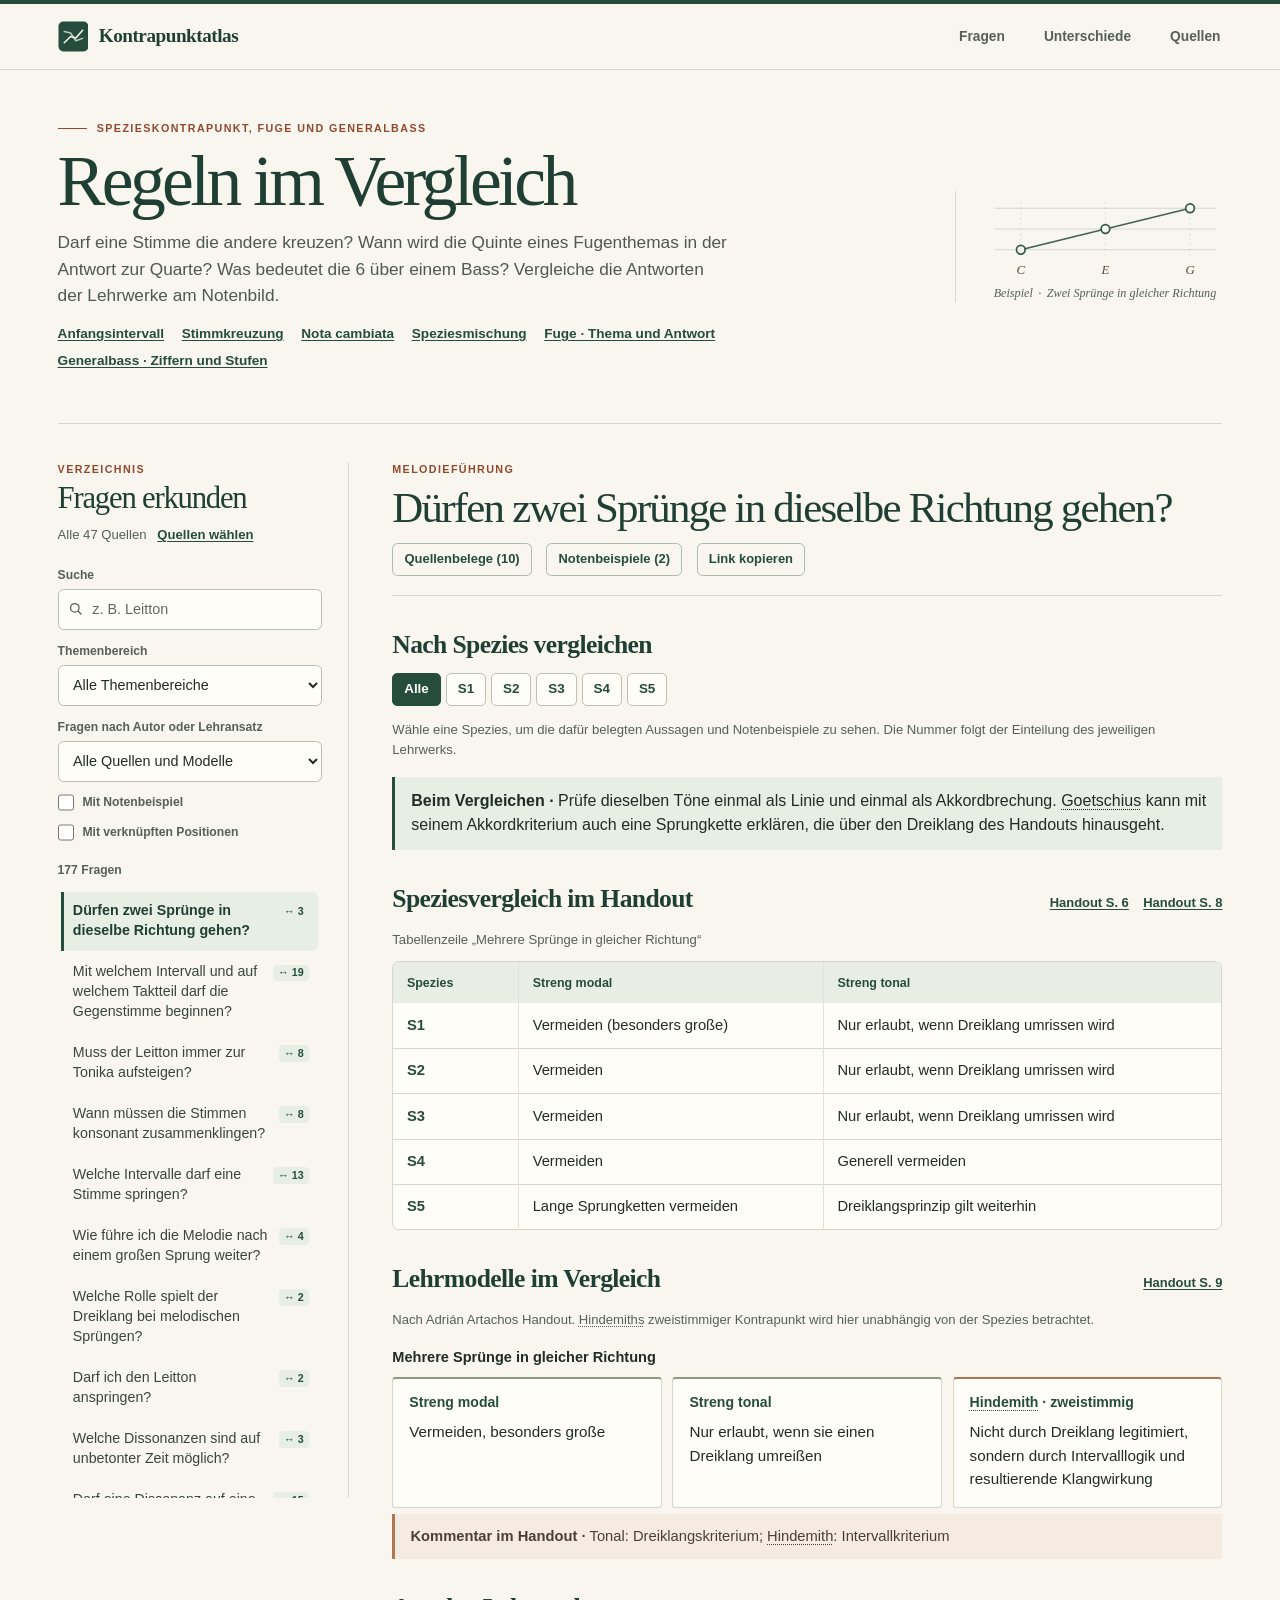
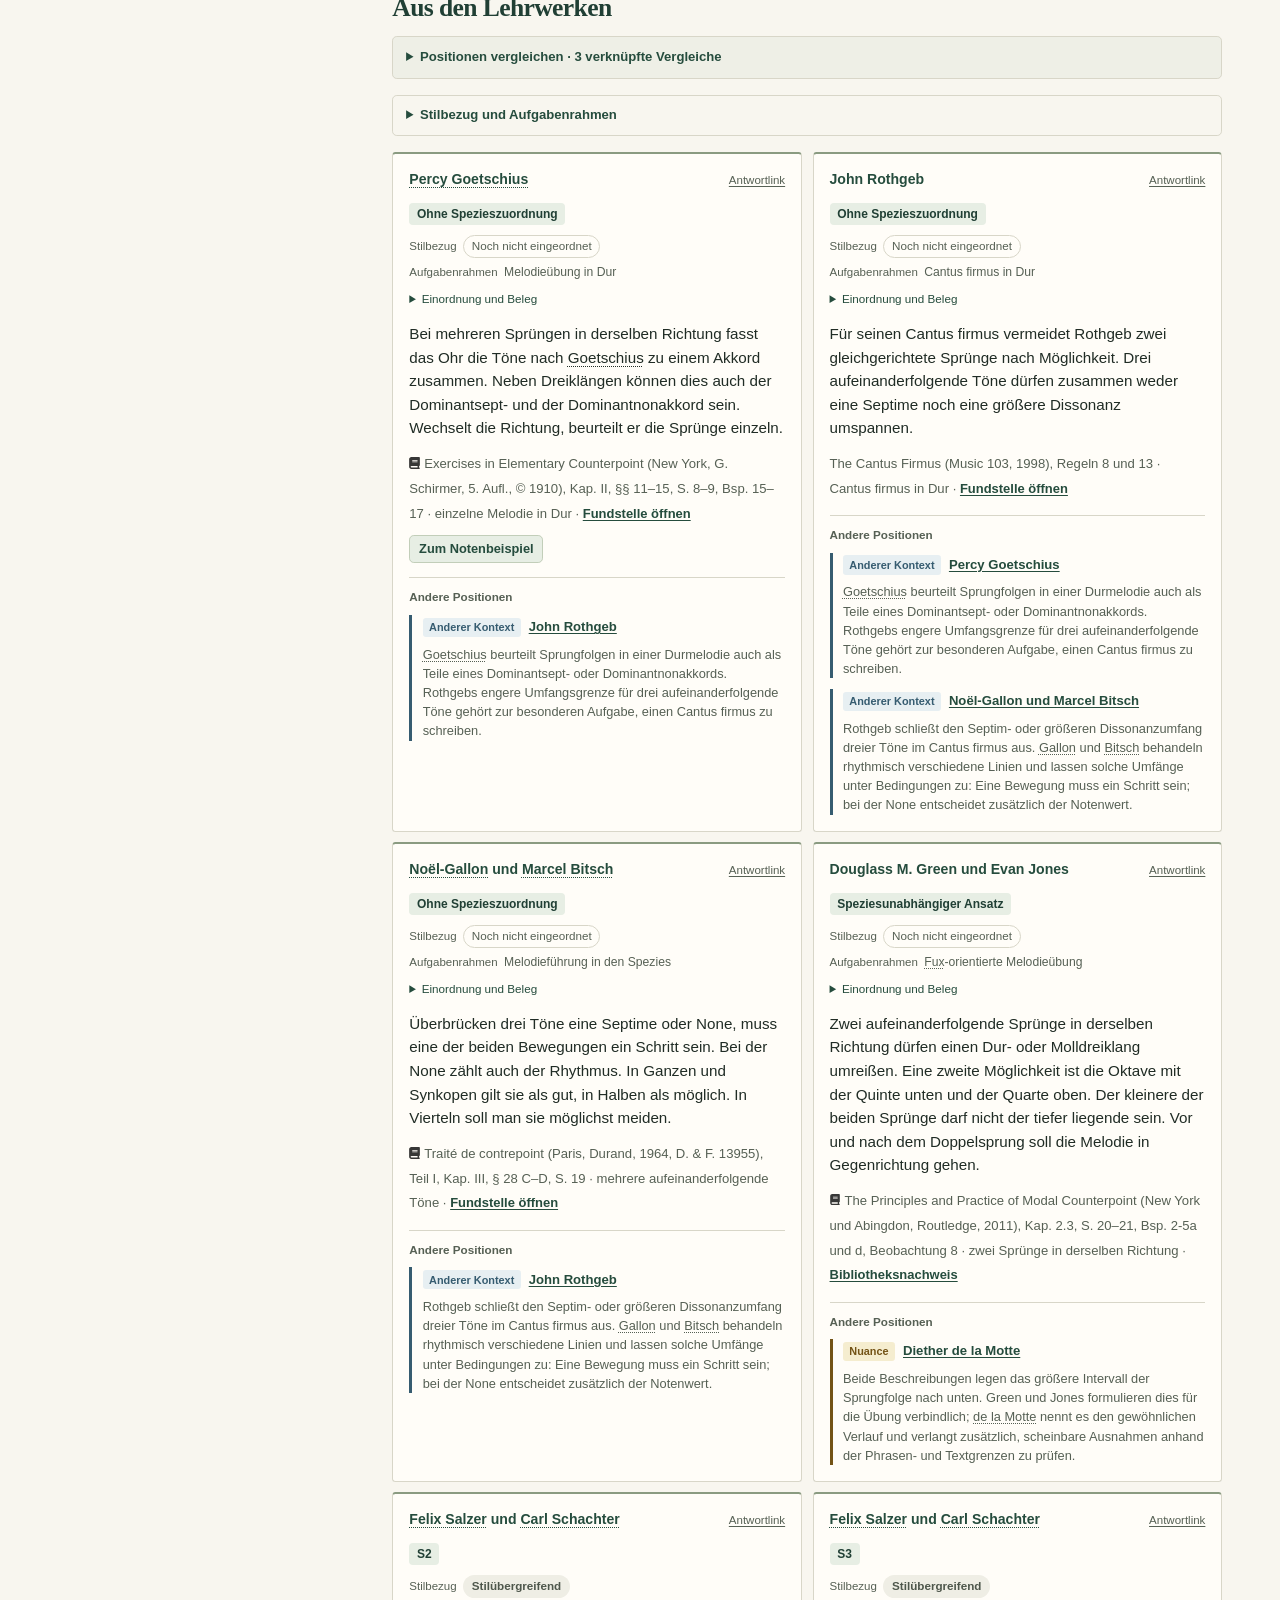
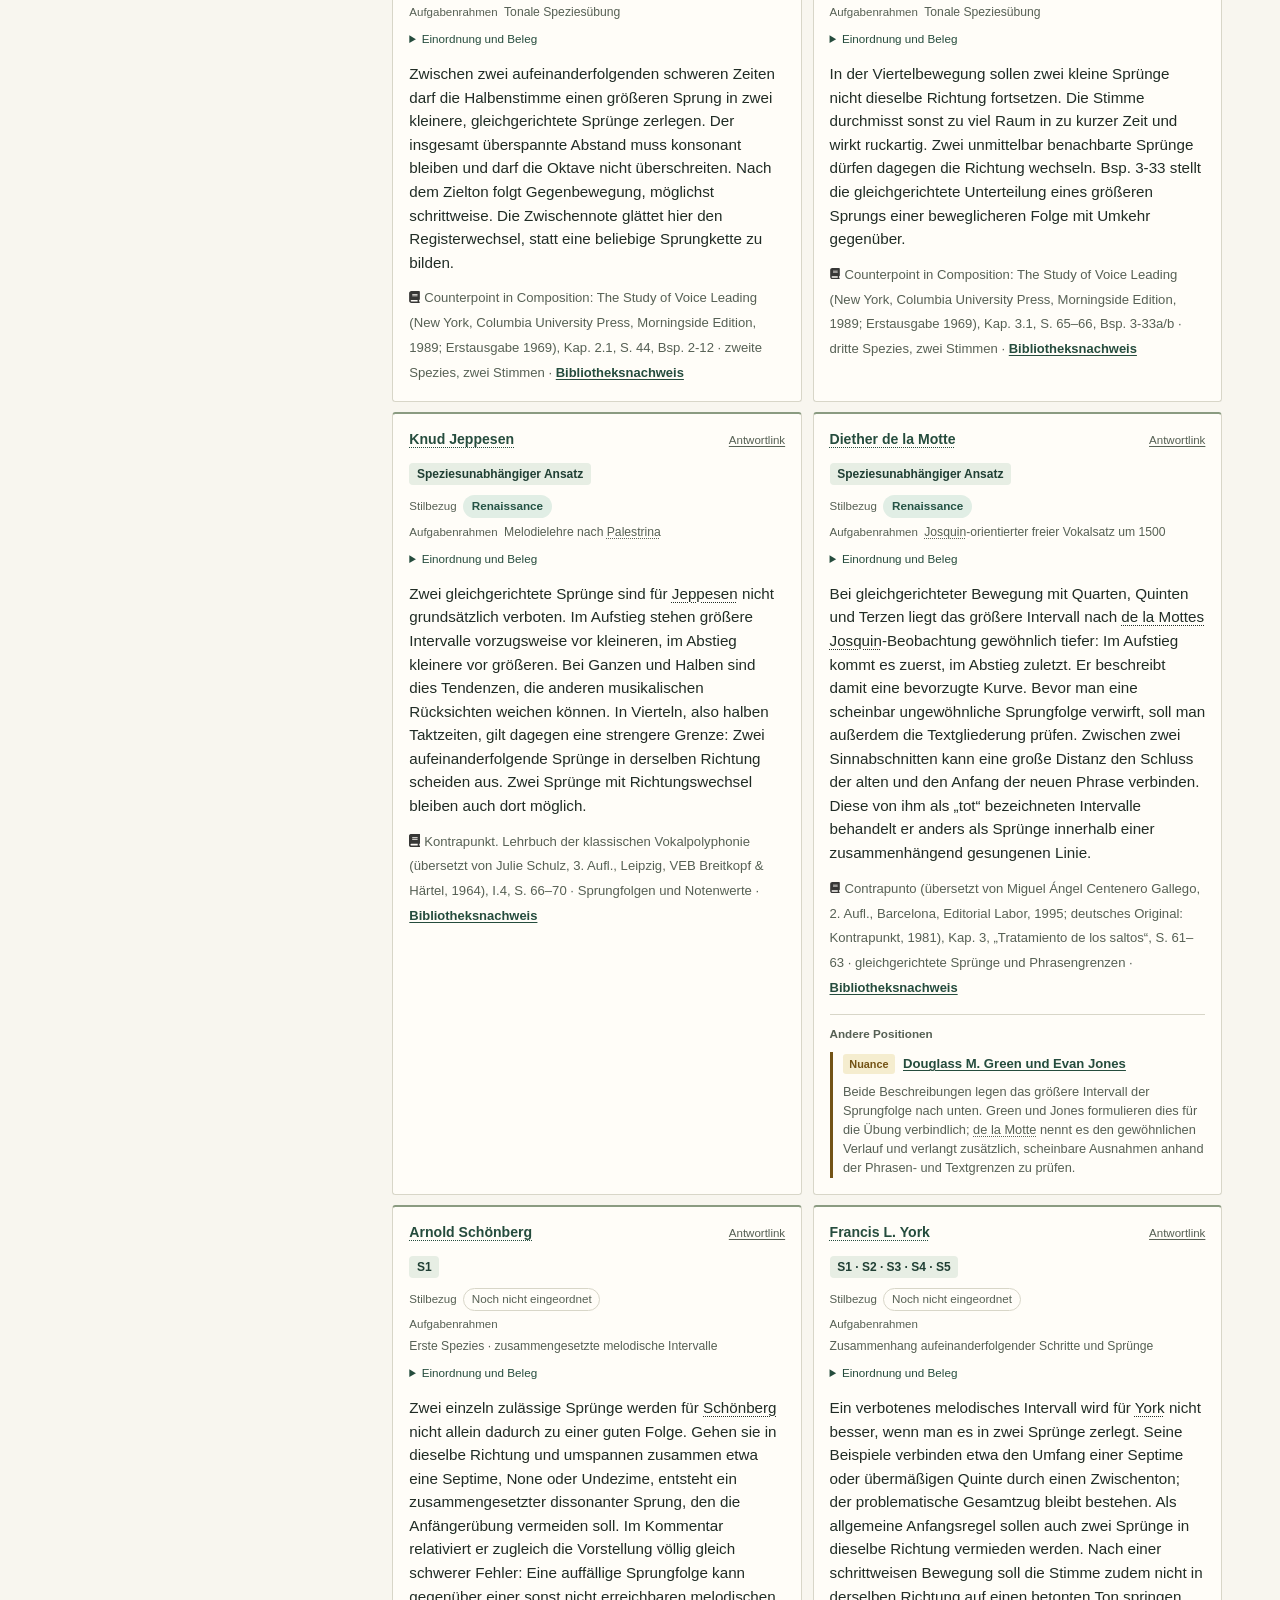
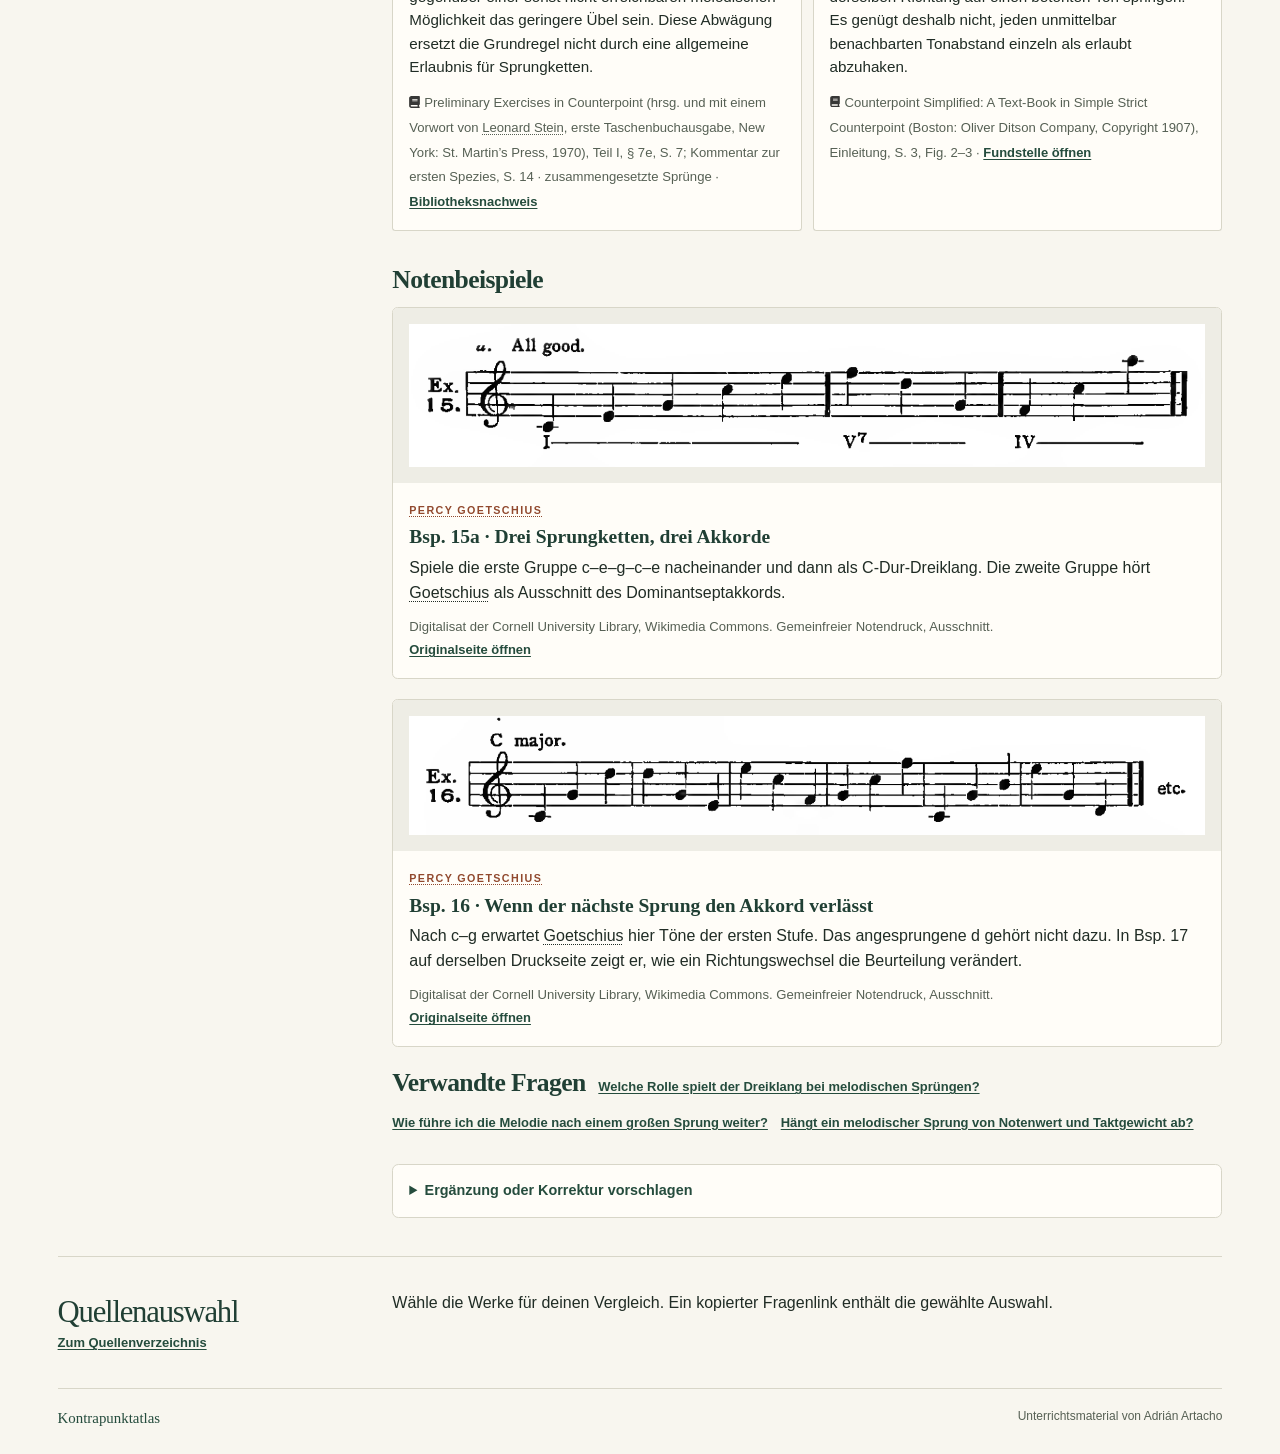
<file: index.html>
<!doctype html>
<html lang="de">
<head>
  <meta charset="utf-8">
  <meta name="viewport" content="width=device-width, initial-scale=1">
  <meta name="theme-color" content="#f8f6ef">
  <meta name="description" content="Fragen zu Spezieskontrapunkt, Fuge und Generalbass. Vergleiche Lehrbücher, Artachos Unterrichtstabellen und historische Notenbeispiele.">
  <title>Kontrapunktatlas · Regeln im Vergleich</title>
  <link rel="stylesheet" href="atlas.css">
</head>
<body>
  <a class="skip-link" href="#fragen">Zum Fragenverzeichnis</a>
  <a class="skip-link" href="#detail">Zum gewählten Eintrag</a>
  <header class="masthead">
    <div class="page-width masthead-inner">
      <a class="brand" href="index.html" aria-label="Kontrapunktatlas – Startseite">
        <svg class="brand-mark" viewBox="0 0 32 32" aria-hidden="true" focusable="false">
          <rect x=".5" y=".5" width="31" height="31" rx="5" fill="#254c3d"/>
          <g stroke="#f8f6ef" fill="none" stroke-width="1.6" stroke-linecap="round" stroke-linejoin="round">
            <path d="M6.5 22.5 13 16l5.5 1.5 7-8"/>
            <path d="m6.5 11 6.5 1.5 5.5 8 7-2.5" opacity=".73"/>
          </g>
        </svg>
        <span>Kontrapunktatlas</span>
      </a>
      <nav class="masthead-nav" aria-label="Seitennavigation">
        <a href="#fragen">Fragen</a>
        <a href="unterschiede.html" data-unterschiede>Unterschiede</a>
        <a href="quellen.html" data-quellen>Quellen</a>
      </nav>
    </div>
  </header>

  <main class="page-width" id="hauptinhalt">
    <section class="hero" aria-labelledby="hero-title">
      <div>
        <div class="eyebrow hero-kicker"><span class="kicker-line" aria-hidden="true"></span> Spezieskontrapunkt, Fuge und Generalbass</div>
        <h1 id="hero-title">Regeln im Vergleich</h1>
        <p>Darf eine Stimme die andere kreuzen? Wann wird die Quinte eines Fugenthemas in der Antwort zur Quarte? Was bedeutet die 6 über einem Bass? Vergleiche die Antworten der Lehrwerke am Notenbild.</p>
        <nav class="case-links" aria-label="Einstiege in den Atlas">
          <a href="#frage=anfangsintervall">Anfangsintervall</a>
          <a href="#frage=stimmkreuzung">Stimmkreuzung</a>
          <a href="#frage=cambiata">Nota cambiata</a>
          <a href="#frage=speziesmischung">Speziesmischung</a>
          <a href="#frage=fuge-reale-tonale-antwort" data-group="Fuge">Fuge · Thema und Antwort</a>
          <a href="#frage=generalbass-ziffern-stufen" data-group="Generalbass">Generalbass · Ziffern und Stufen</a>
        </nav>
      </div>
      <figure class="contour">
        <svg viewBox="0 0 272 105" role="img" aria-labelledby="contour-title">
          <title id="contour-title">Zwei aufsteigende Terzsprünge von C über E nach G</title>
          <g fill="none" stroke="#c8ccbd" stroke-width=".8">
            <path d="M8 20H264M8 44H264M8 68H264"/>
            <path d="M38 13v63m98-63v63m98-63v63" stroke-dasharray="2 4"/>
          </g>
          <path d="m38 68 98-24 98-24" stroke="#42634e" stroke-width="2" fill="none"/>
          <g fill="#f8f6ef" stroke="#315b45" stroke-width="2">
            <circle cx="38" cy="68" r="5"/><circle cx="136" cy="44" r="5"/><circle cx="234" cy="20" r="5"/>
          </g>
          <g fill="#624734" font-family="Georgia,serif" font-size="15" font-style="italic" text-anchor="middle">
            <text x="38" y="96">C</text><text x="136" y="96">E</text><text x="234" y="96">G</text>
          </g>
        </svg>
        <figcaption>Beispiel <span aria-hidden="true">·</span> Zwei Sprünge in gleicher Richtung</figcaption>
      </figure>
    </section>

    <div class="atlas-layout">
      <aside class="directory" id="fragen" aria-labelledby="directory-heading" tabindex="-1">
        <header class="directory-head">
          <div class="eyebrow">Verzeichnis</div>
          <h2 id="directory-heading">Fragen erkunden</h2>
        </header>
        <p class="directory-sources"><span id="source-summary"></span> <a href="quellen.html" data-quellen>Quellen wählen</a></p>
        <div class="directory-tools" role="search" aria-label="Fragen filtern">
          <div class="filter-field filter-search">
            <label for="search">Suche</label>
            <div class="search-wrap">
              <svg aria-hidden="true" focusable="false" viewBox="0 0 20 20"><circle cx="8.5" cy="8.5" r="5.3"/><path d="m12.5 12.5 4.3 4.3"/></svg>
              <input id="search" name="suche" type="search" placeholder="z. B. Leitton" autocomplete="off">
            </div>
          </div>
          <div class="filter-field">
            <label for="group">Themenbereich</label>
            <select id="group" name="themenbereich"><option value="">Alle Themenbereiche</option></select>
          </div>
          <div class="filter-field">
            <label for="perspective">Fragen nach Autor oder Lehransatz</label>
            <select id="perspective" name="perspektive"><option value="">Alle Perspektiven</option></select>
            <p id="author-biographies" class="author-biographies" hidden></p>
          </div>
          <label class="image-filter"><input id="illustrated" type="checkbox"> Mit Notenbeispiel</label>
          <label class="image-filter"><input id="contrasted" type="checkbox"> Mit verknüpften Positionen</label>
        </div>
        <div class="directory-list-head">
          <p id="result-count" aria-live="polite" aria-atomic="true"></p>
          <a href="#detail" class="detail-jump">Zum Eintrag ↓</a>
        </div>
        <nav id="question-list" aria-label="Fragenverzeichnis"></nav>
      </aside>

      <article id="detail" aria-label="Gewählte Frage" tabindex="-1">
        <noscript><h2>Der interaktive Vergleich benötigt JavaScript.</h2><p>Alle Tabellen findest du im <a href="quellen/handout.pdf">Unterrichtshandout (PDF)</a>.</p></noscript>
      </article>
    </div>

    <section id="quellen" class="sources" aria-labelledby="sources-heading" tabindex="-1">
      <div class="source-heading">
        <h2 id="sources-heading">Quellenauswahl</h2>
        <a href="quellen.html" data-quellen class="source-link">Zum Quellenverzeichnis</a>
      </div>
      <p>Wähle die Werke für deinen Vergleich. Ein kopierter Fragenlink enthält die gewählte Auswahl.</p>
    </section>
  </main>
  <footer class="page-width footer">
    <span>Kontrapunktatlas</span>
    <span>Unterrichtsmaterial von Adrián Artacho</span>
  </footer>
  <div class="sr-only" id="status" role="status" aria-live="polite"></div>
  <script src="atlas-data.js"></script>
  <script src="author-links.js"></script>
  <script src="source-selection.js"></script>
  <script src="answer-relations.js"></script>
  <script src="answer-context.js"></script>
  <script src="atlas.js"></script>
</body>
</html>
</file>
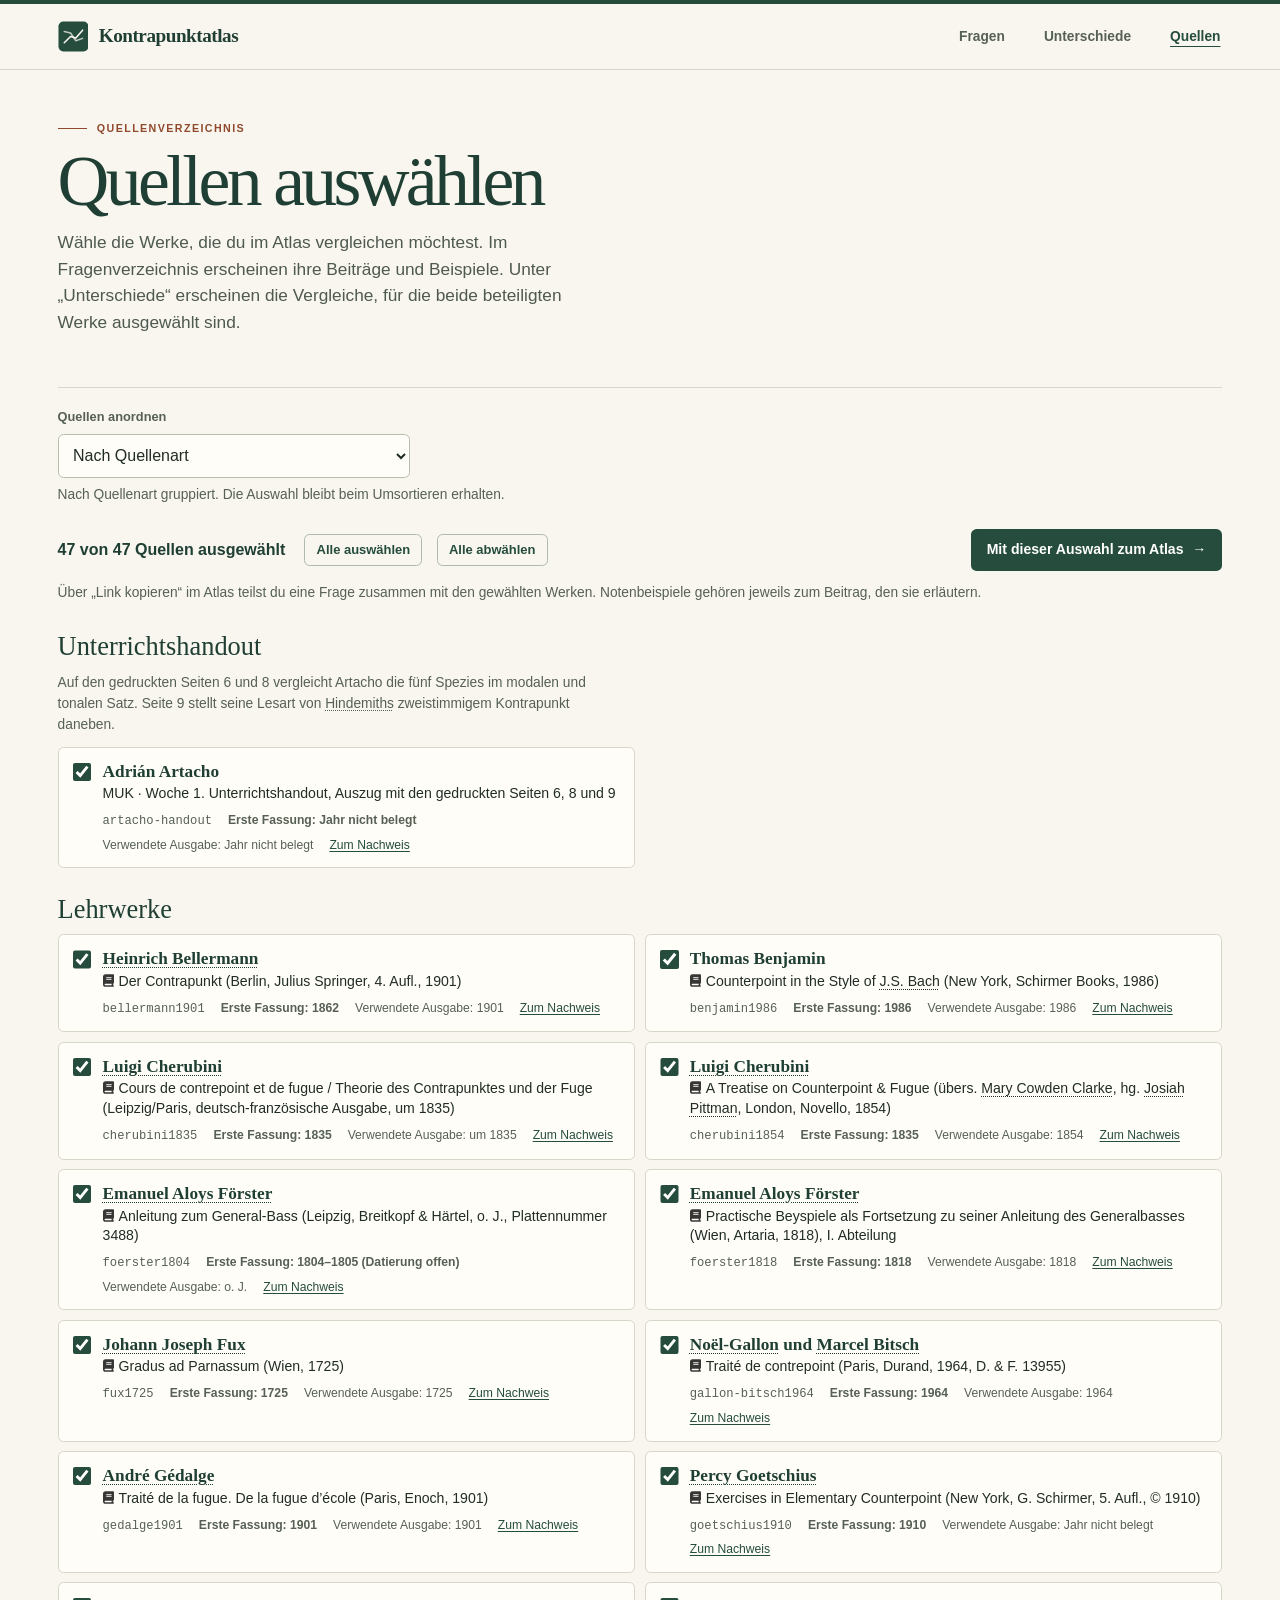
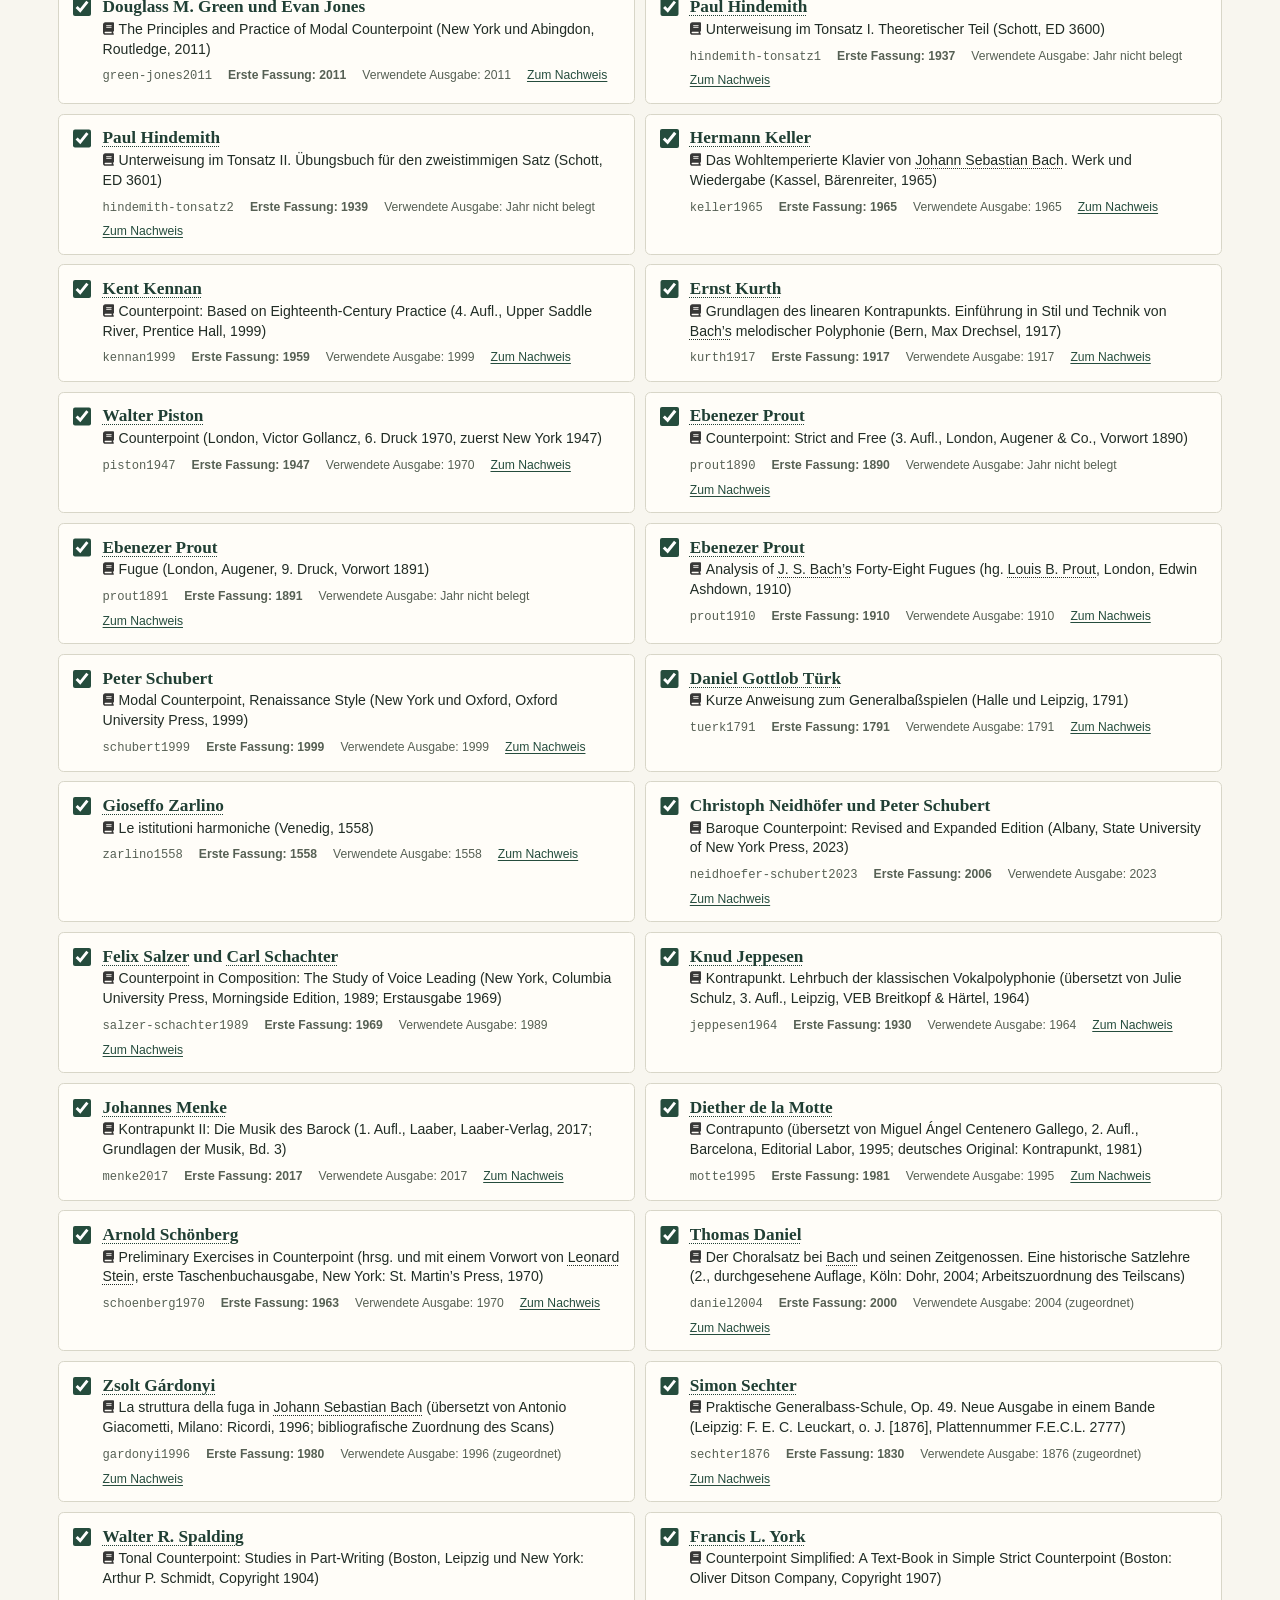
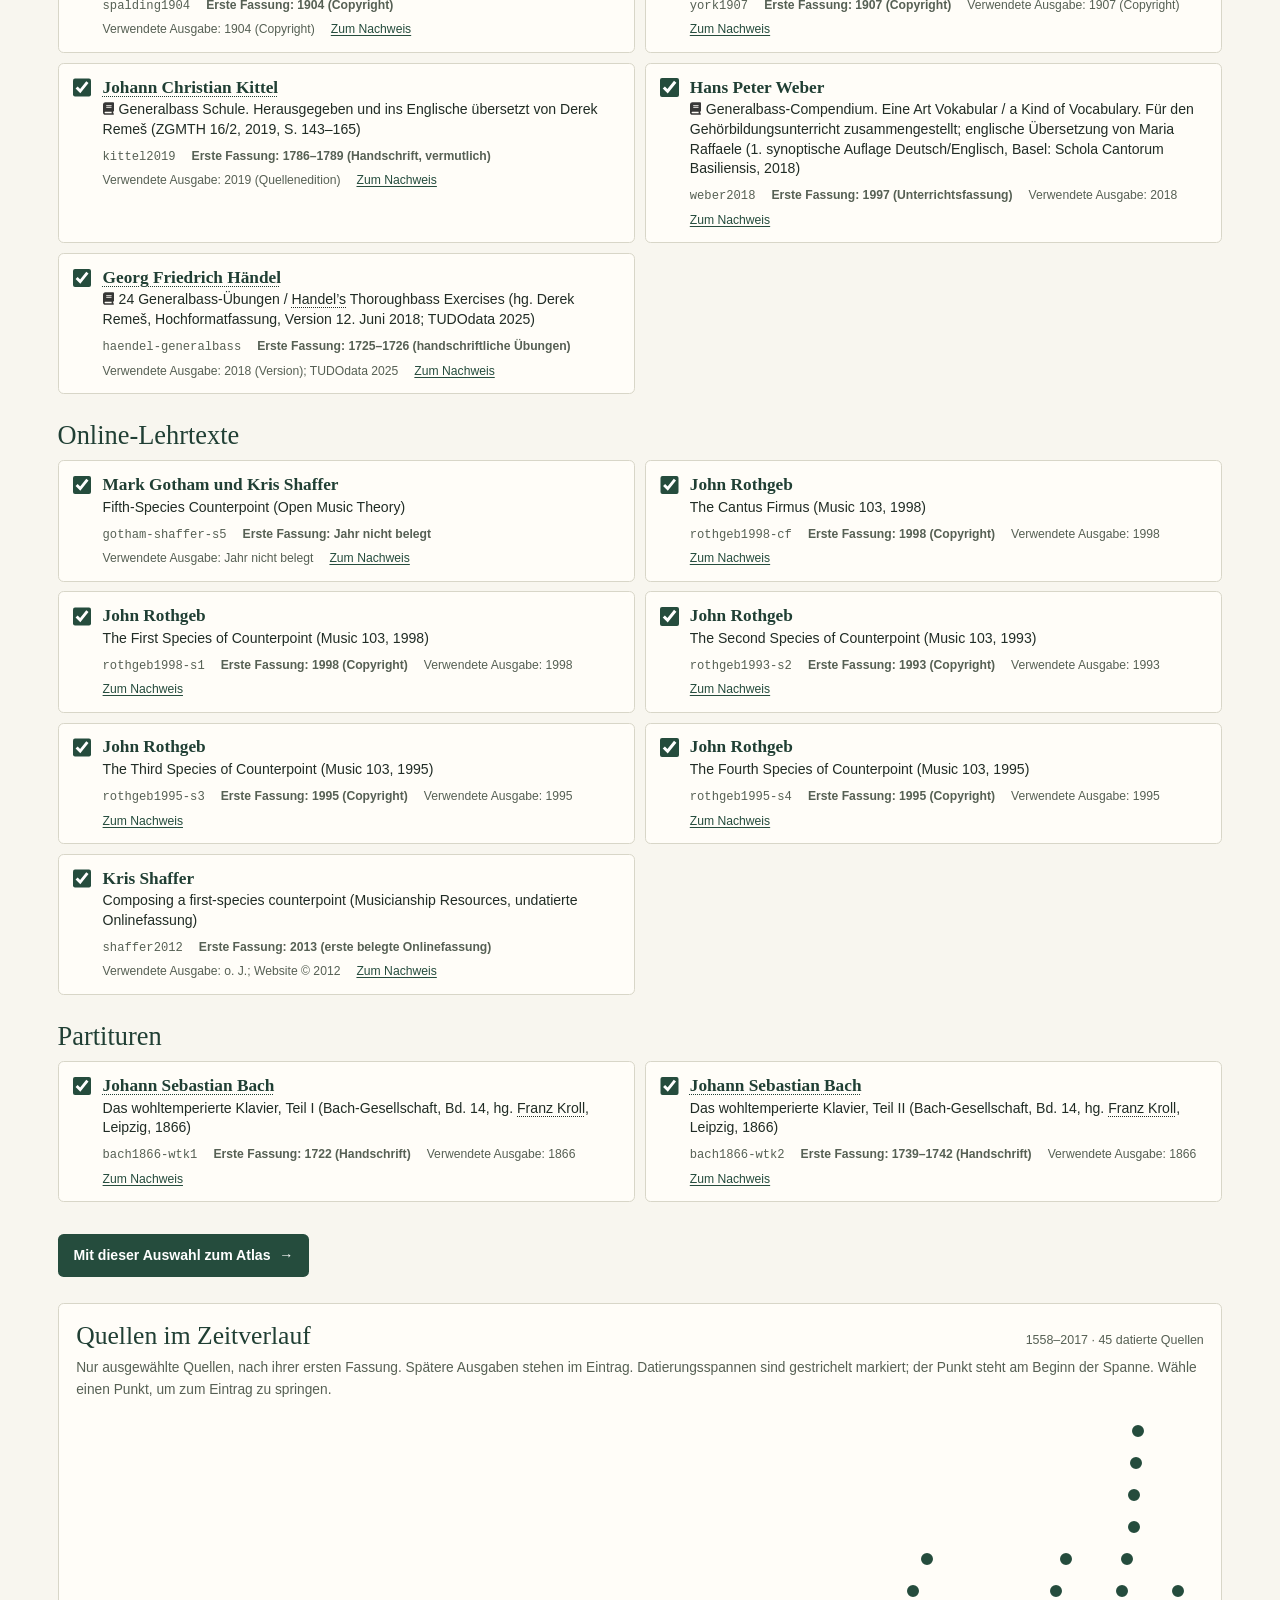
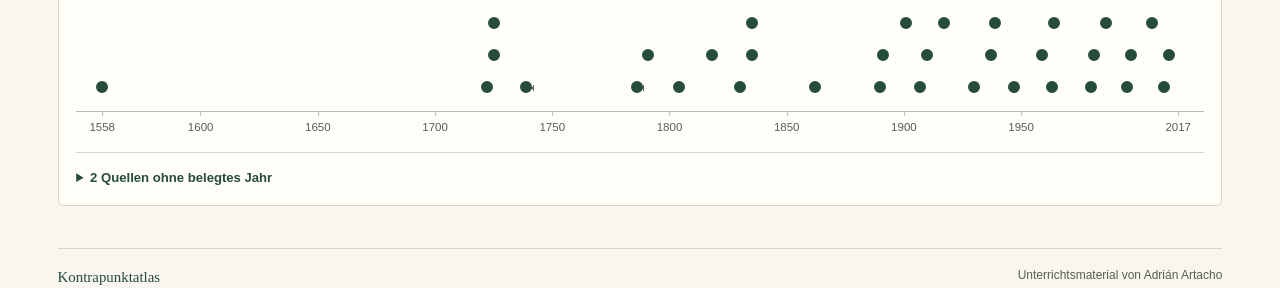
<file: quellen.html>
<!doctype html>
<html lang="de">
<head>
  <meta charset="utf-8">
  <meta name="viewport" content="width=device-width, initial-scale=1">
  <meta name="theme-color" content="#f8f6ef">
  <meta name="description" content="Quellen für den Kontrapunktatlas auswählen und Fragen mit einer bestimmten Auswahl von Lehrwerken und Partituren teilen.">
  <title>Quellen · Kontrapunktatlas</title>
  <link rel="stylesheet" href="atlas.css">
</head>
<body class="bibliography">
  <a class="skip-link" id="skip-sources" href="#source-list">Zur Quellenauswahl</a>
  <header class="masthead">
    <div class="page-width masthead-inner">
      <a class="brand atlas-return" href="index.html" aria-label="Kontrapunktatlas – zurück zum Atlas">
        <svg class="brand-mark" viewBox="0 0 32 32" aria-hidden="true" focusable="false">
          <rect x=".5" y=".5" width="31" height="31" rx="5" fill="#254c3d"/>
          <g stroke="#f8f6ef" fill="none" stroke-width="1.6" stroke-linecap="round" stroke-linejoin="round">
            <path d="M6.5 22.5 13 16l5.5 1.5 7-8"/>
            <path d="m6.5 11 6.5 1.5 5.5 8 7-2.5" opacity=".73"/>
          </g>
        </svg>
        <span>Kontrapunktatlas</span>
      </a>
      <nav class="masthead-nav" aria-label="Seitennavigation">
        <a class="atlas-return" href="index.html">Fragen</a>
        <a href="unterschiede.html" data-unterschiede>Unterschiede</a>
        <span class="bibliography-current" aria-current="page">Quellen</span>
      </nav>
    </div>
  </header>

  <main class="page-width">
    <header class="hero">
      <div class="eyebrow hero-kicker"><span class="kicker-line" aria-hidden="true"></span> Quellenverzeichnis</div>
      <h1>Quellen auswählen</h1>
      <p>Wähle die Werke, die du im Atlas vergleichen möchtest. Im Fragenverzeichnis erscheinen ihre Beiträge und Beispiele. Unter „Unterschiede“ erscheinen die Vergleiche, für die beide beteiligten Werke ausgewählt sind.</p>
    </header>

    <div class="bibliography-order">
      <label for="source-order">Quellen anordnen</label>
      <select id="source-order" aria-describedby="source-order-hint">
        <option value="typ">Nach Quellenart</option>
        <option value="autor">Nach Autor (A–Z)</option>
        <option value="jahr">Nach erster Fassung</option>
      </select>
      <p class="bibliography-hint" id="source-order-hint" aria-live="polite">Nach Quellenart gruppiert. Die Auswahl bleibt beim Umsortieren erhalten.</p>
    </div>
    <div class="bibliography-tools">
      <div class="bibliography-summary">
        <p id="source-count" role="status" aria-live="polite" aria-atomic="true"></p>
        <div class="entry-actions">
          <button id="source-all" type="button">Alle auswählen</button>
          <button id="source-none" type="button">Alle abwählen</button>
        </div>
      </div>
      <a class="bibliography-return atlas-return" id="source-return" data-selection-return href="index.html">Mit dieser Auswahl zum Atlas <span aria-hidden="true">→</span></a>
    </div>
    <p class="bibliography-hint" id="source-return-hint">Über „Link kopieren“ im Atlas teilst du eine Frage zusammen mit den gewählten Werken. Notenbeispiele gehören jeweils zum Beitrag, den sie erläutern.</p>
    <div id="source-list" tabindex="-1">
      <noscript>Die Quellenauswahl benötigt JavaScript.</noscript>
    </div>
    <a class="bibliography-return atlas-return" data-selection-return href="index.html">Mit dieser Auswahl zum Atlas <span aria-hidden="true">→</span></a>
    <section class="source-timeline" id="source-timeline" aria-labelledby="source-timeline-heading" hidden></section>
  </main>
  <footer class="page-width footer">
    <span>Kontrapunktatlas</span>
    <span>Unterrichtsmaterial von Adrián Artacho</span>
  </footer>
  <script src="atlas-data.js"></script>
  <script src="author-links.js"></script>
  <script src="source-selection.js"></script>
  <script src="source-order.js"></script>
  <script src="source-timeline.js"></script>
  <script src="quellen.js"></script>
</body>
</html>
</file>
<file: atlas.css>
:root {
  color-scheme: light;
  --paper: #f8f6ef;
  --surface: #fffdf8;
  --ink: #202c25;
  --forest: #254c3d;
  --green-deep: #203f34;
  --green-light: #e7eee4;
  --rust: #91492e;
  --rust-light: #f5ebe0;
  --muted: #566054;
  --rule: #d8d6c8;
  --serif: "Iowan Old Style", "Palatino Linotype", Georgia, serif;
  --sans: -apple-system, BlinkMacSystemFont, "Segoe UI", Arial, sans-serif;
}
*, *::before, *::after { box-sizing: border-box; }
html { scroll-padding-top: 1rem; }
body {
  margin: 0;
  background: var(--paper);
  color: var(--ink);
  font: 1rem/1.55 var(--sans);
  -webkit-font-smoothing: antialiased;
}
h1, h2, h3, p, figure { margin: 0; }
h1, h2, h3 { text-wrap: pretty; }
button, input, select { font: inherit; }
button, select { cursor: pointer; }
a { color: var(--forest); text-underline-offset: .18em; }
a:hover { text-decoration-thickness: 2px; }
a.author-link { color: inherit; font: inherit; letter-spacing: inherit; text-decoration-line: underline; text-decoration-style: dotted; text-decoration-thickness: 1px; }
a.author-link:is(:hover, :focus-visible) { text-decoration-style: solid; text-decoration-thickness: 2px; }
:focus-visible { outline: 3px solid #a7552b; outline-offset: 3px; }
.page-width { width: min(100% - clamp(2rem, 9vw, 9rem), 82rem); margin-inline: auto; }
.sr-only, .skip-link:not(:focus) {
  position: absolute; width: 1px; height: 1px; padding: 0; margin: -1px;
  overflow: hidden; clip-path: inset(50%); white-space: nowrap; border: 0;
}
.skip-link:focus { position: absolute; top: 8px; left: 12px; z-index: 5; padding: .6rem 1rem; background: white; }
.masthead { border-top: 4px solid var(--forest); border-bottom: 1px solid var(--rule); }
.masthead-inner { min-height: 4.05rem; display: flex; align-items: center; justify-content: space-between; gap: .75rem; }
.brand, .masthead-nav a, .pdf-link, .detail-jump { text-decoration: none; }
.brand { display: inline-flex; align-items: center; gap: .64rem; color: var(--green-deep); font: 700 1.2rem/1.05 var(--serif); letter-spacing: -.025em; }
.brand-mark { display: block; height: 1.93rem; width: 1.93rem; flex-shrink: 0; }
.masthead-nav { display: flex; gap: clamp(1rem, 3vw, 2.2rem); }
.masthead-nav a { padding: .65rem .12rem; color: var(--muted); font-size: .86rem; font-weight: 600; }
.masthead-nav a:hover, .pdf-link:hover, .detail-jump:hover { text-decoration: underline; }

.hero {
  display: grid; grid-template-columns: minmax(0, 1fr) minmax(13rem, 23%); align-items: center; 
  gap: clamp(1.75rem, 5vw, 6rem); padding-block: clamp(1.8rem, 4vw, 3.55rem);
  border-bottom: 1px solid var(--rule);
}
.eyebrow, .entry-kicker {
  color: var(--rust); font-size: .67rem; font-weight: 740; letter-spacing: .13em;
  line-height: 1.45; text-transform: uppercase;
}
.hero-kicker { display: flex; align-items: center; gap: .6rem; }
.kicker-line { height: 1px; width: 1.85rem; background: var(--rust); }
.hero h1 {
  margin: .55rem 0 .7rem; color: var(--green-deep); 
  font: 500 clamp(3.15rem, 5.6vw, 5.6rem)/1.01 var(--serif); letter-spacing: -.051em;
}
.hero p { max-width: 42rem; font-size: clamp(.98rem, 1.35vw, 1.14rem); line-height: 1.55; color: #4e594f; text-wrap: pretty; }
.case-links { display: flex; gap: .4rem 1.1rem; flex-wrap: wrap; margin-top: .85rem; font-size: .85rem; font-weight: 650; }
.contour { align-self: center; border-left: 1px solid var(--rule); padding-left: clamp(.9rem, 2.5vw, 2.25rem); }
.contour svg { width: 100%; height: auto; display: block; }
.contour figcaption { margin-top: .2rem; font: italic .76rem/1.4 var(--serif); text-align: center; color: var(--muted); }
.contour figcaption span { margin: 0 .2em; color: var(--rust); }

.atlas-layout {
  display: grid; grid-template-columns: clamp(15.5rem, 25%, 20.5rem) minmax(0, 1fr);
  gap: clamp(1.6rem, 3.4vw, 3.5rem); align-items: start; margin-block: clamp(1.6rem, 3vw, 2.8rem);
}
.directory { min-width: 0; padding-right: clamp(1rem, 2vw, 2rem); border-right: 1px solid var(--rule); }
.directory-head h2, .sources h2 {
  margin-top: .24rem; color: var(--green-deep); font: 500 clamp(1.65rem, 2.4vw, 2.2rem)/1.15 var(--serif); letter-spacing: -.04em;
}
.directory-tools { margin-top: 1.3rem; }
.directory-tools label { display: block; margin: .75rem 0 .27rem; color: var(--muted); font-size: .76rem; font-weight: 650; }
.search-wrap { position: relative; }
.search-wrap svg { pointer-events: none; position: absolute; top: 50%; left: .68rem; transform: translateY(-50%); width: 1rem; height: 1rem; fill: none; stroke: var(--muted); stroke-width: 1.6; }
.directory-tools input, .directory-tools select {
  display: block; width: 100%; min-height: 2.55rem; padding: .5rem .65rem; border: 1px solid #b9bdaf; 
  border-radius: .35rem; background-color: var(--surface); color: var(--ink); font-size: .9rem; line-height: 1.4;
}
.directory-tools input { padding-inline-start: 2.1rem; }
.directory-tools input::placeholder { color: #60695e; }
.directory-tools .image-filter { display: flex; gap: .5rem; align-items: center; grid-column: 1 / -1; margin-top: .7rem; cursor: pointer; }
.directory-tools input[type="checkbox"] { width: 1.05rem; height: 1.05rem; min-height: 0; margin: 0; accent-color: var(--forest); }
.directory-tools select { padding-right: 1.8rem; }
.author-biographies { margin-top: .4rem; color: var(--muted); font-size: .78rem; line-height: 1.45; }
.directory-list-head { display: flex; justify-content: space-between; align-items: baseline; margin: 1.2rem 0 .4rem; }
#result-count { color: var(--muted); font-size: .76rem; font-weight: 600; }
.detail-jump { display: none; color: var(--forest); font-size: .8rem; }
#question-list {
  max-height: min(68vh, 39rem); overflow-y: auto; overscroll-behavior-y: contain;
  padding: 4px 4px 4px 3px; scrollbar-width: thin; scrollbar-color: #a5b09e transparent;
}
#question-list .question-link, #question-list .question-item:is(a, button) {
  display: flex; align-items: baseline; gap: .56rem; margin: .1rem 0; width: 100%;
  padding: .62rem .58rem; border: none; border-left: 3px solid transparent; border-radius: 0 .3rem .3rem 0;
  background: transparent; text-align: left; text-decoration: none; 
  font: 500 .89rem/1.39 var(--sans); color: #39463c; overflow-wrap: anywhere;
}
#question-list a:hover, #question-list button:hover { background: #eeefe6; color: var(--green-deep); }
#question-list :is(.question-link, .question-item):is(.selected, [aria-current="page"]) {
  border-left-color: var(--forest); background: var(--green-light); color: var(--green-deep); font-weight: 690;
}
.qnum { flex-shrink: 0; color: #607363; font: 500 .69rem/1.5 ui-monospace, SFMono-Regular, Consolas, monospace; font-variant-numeric: tabular-nums; }
.question-label { flex: 1; }
.relation-count { flex: 0 0 auto; padding: .06rem .33rem; border-radius: .25rem; background: var(--green-light); color: var(--forest); font-size: .67rem; font-weight: 700; white-space: nowrap; }

#detail { min-width: 0; }
.detail-header { padding-bottom: 1.2rem; border-bottom: 1px solid var(--rule); }
.entry-title {
  margin: .4rem 0 .75rem; max-width: 41ch; color: var(--green-deep);
  font: 500 clamp(2.08rem, 3.35vw, 3.35rem)/1.1 var(--serif); letter-spacing: -.041em; overflow-wrap: break-word;
}
.entry-actions { display: flex; align-items: center; gap: .55rem .9rem; flex-wrap: wrap; }
.entry-actions :is(button, a), .source-link, .suggest, .cross-links a {
  font: 600 .81rem/1.4 var(--sans); color: var(--forest); text-underline-offset: .18em;
}
.entry-actions button, button.source-link, a.suggest, button.suggest {
  display: inline-flex; align-items: center; gap: .35rem;
  padding: .39rem .7rem; border: 1px solid #aebaaa; border-radius: .35rem;
  background: transparent; text-decoration: none;
}
.entry-actions button:hover, .suggest:hover { background: var(--green-light); }
.detail-section { margin-top: clamp(1.3rem, 2.6vw, 2.05rem); }
.scope-heading { display: flex; align-items: baseline; flex-wrap: wrap; justify-content: space-between; gap: .35rem .75rem; }
#detail h3 {
  margin: 0 0 .58rem; color: var(--green-deep); font: 550 clamp(1.3rem, 2vw, 1.73rem)/1.22 var(--serif); letter-spacing: -.024em;
}
#detail :is(p, li) { overflow-wrap: break-word; }
#detail p { margin: .4rem 0 .7rem; }
#detail .entry-kicker { margin: 0; }
.species-controls { display: flex; flex-wrap: wrap; gap: .32rem; align-items: center; margin: .8rem 0 .85rem; }
.species-btn {
  border: 1px solid #b9c2b3; border-radius: .32rem; padding: .36rem .68rem;
  background: var(--surface); color: var(--forest); font-size: .84rem; font-weight: 650; line-height: 1.5;
}
.species-btn:hover { background: var(--green-light); }
.species-scope {
  display: inline-block; padding: .12rem .48rem; border-radius: .25rem;
  background: var(--green-light); color: var(--green-deep); font-size: .75rem; font-weight: 650;
}
.species-btn:is(.is-active, [aria-pressed="true"]) { border-color: var(--forest); background: var(--forest); color: white; }
.table-scroll { max-width: 100%; overflow-x: auto; border: 1px solid var(--rule); border-radius: .44rem; background: var(--surface); scrollbar-width: thin; }
.comparison-table { border-collapse: collapse; width: 100%; font-size: .92rem; line-height: 1.45; }
.comparison-table th, .comparison-table td { text-align: left; vertical-align: top; padding: .72rem .85rem; }
.comparison-table th { color: var(--forest); font-weight: 670; }
.comparison-table thead { background: #e9eee5; }
.comparison-table thead th { font-size: .78rem; }
.comparison-table tbody tr + tr > * { border-top: 1px solid var(--rule); }
.comparison-table :is(th, td) + :is(th, td) { border-left: 1px solid #e2e1d7; }
.comparison-table th:first-child { min-width: 6rem; }
.comparison-table td { min-width: 7.5rem; }
.comparison-table caption { text-align: left; padding: .6rem .85rem; color: var(--muted); font-size: .8rem; }
.tradition-grid { display: grid; grid-template-columns: repeat(auto-fit, minmax(min(100%, 12rem), 1fr)); gap: .65rem; }
.authors-grid { grid-template-columns: repeat(auto-fit, minmax(min(100%, 17rem), 1fr)); }
.tradition-card {
  padding: .9rem 1rem 1rem; border: 1px solid var(--rule); border-top: 2px solid #8a9b81;
  border-radius: .22rem; background: var(--surface); overflow-wrap: break-word;
}
.tradition-card.hindemith { border-top-color: #aa7657; }
.detail-section > .tradition-card + .tradition-card { margin-top: .65rem; }
.detail-section > h4 { margin: 1rem 0 .5rem; color: var(--ink); font-size: .91rem; }
.comparison-table small.ref { display: block; margin-top: .15rem; font-size: .76rem; }
.tradition-card h5, .tradition-card h4, .tradition-card h3 { margin: 0 0 .5rem; font: 640 .88rem/1.35 var(--sans); color: var(--forest); }
.tradition-card p { font-size: .95rem; }
#detail .tradition-card p:last-child { margin-bottom: 0; }
.author-answer { scroll-margin-block: 1rem; }
.answer-heading { display: flex; align-items: baseline; flex-wrap: wrap; gap: .15rem .65rem; margin-bottom: .5rem; }
.answer-heading h4 { flex: 1 1 10rem; margin: 0; }
.answer-permalink { flex: 0 0 auto; padding-block: .2rem; color: var(--muted); font-size: .72rem; }
.answer-permalink[aria-current="location"] { color: var(--forest); font-weight: 700; }
.author-answer.is-focused-answer { border-color: var(--forest); box-shadow: 0 0 0 2px var(--forest); }
.author-answer:focus { outline: 3px solid #a7552b; outline-offset: 4px; }
.answer-context { margin: .6rem 0 .75rem; font-size: .76rem; line-height: 1.5; }
.context-row { display: flex; align-items: baseline; flex-wrap: wrap; gap: .25rem .4rem; }
.context-label { flex: 0 0 auto; color: var(--muted); font-size: .72rem; }
.context-badge {
  display: inline-block; max-width: 100%; padding: .12rem .48rem; border: 1px solid transparent;
  border-radius: 999px; color: #4e574c; background: #efeee5; font-size: .73rem; font-weight: 650; line-height: 1.45;
}
.context-medieval { color: #634f2a; background: #ece7d5; }
.context-renaissance { color: #245345; background: #e1eee5; }
.context-baroque { color: #654475; background: #eee4f2; }
.context-classical-romantic { color: #673d50; background: #f1e3e9; }
.context-modern { color: #34565b; background: #e0edee; }
.context-unclassified { color: var(--muted); background: transparent; border-color: var(--rule); font-weight: 500; }
.context-task { margin-top: .32rem; }
.context-frame { color: var(--muted); overflow-wrap: anywhere; }
.context-evidence { margin-top: .4rem; }
.context-evidence summary { width: fit-content; max-width: 100%; padding-block: .15rem; color: var(--forest); font-size: .73rem; cursor: pointer; }
.context-evidence summary:hover, .context-key summary:hover { text-decoration: underline; }
.context-evidence p, #detail .context-evidence p { margin: .45rem 0 0; color: var(--muted); font-size: .76rem; line-height: 1.5; }
.context-evidence .context-basis { font-weight: 650; }
.context-evidence .context-locator { font-style: italic; }
.context-key { margin: .75rem 0 1rem; padding: .6rem .8rem; border: 1px solid var(--rule); border-radius: .3rem; font-size: .82rem; }
.context-key summary { color: var(--forest); font-weight: 650; cursor: pointer; }
.context-key p, #detail .context-key p { margin: .65rem 0; color: var(--muted); font-size: .82rem; line-height: 1.5; }
.context-legend { display: flex; flex-wrap: wrap; gap: .35rem; margin: .65rem 0; }
.context-meanings { display: grid; gap: .45rem; list-style: none; margin: .7rem 0; padding: 0; color: var(--muted); }
#comparison-context-key .context-key { margin-top: 1.2rem; }
@media (pointer: coarse) {
  .context-evidence summary, .context-key summary { min-height: 2.75rem; padding-block: .7rem; }
}
@media print {
  .context-badge { border-color: #777; color: #000; background: transparent; }
  .context-key { display: none; }
  .answer-context { break-inside: avoid; }
}
.relations-key { margin: .75rem 0 1rem; padding: .65rem .8rem; border: 1px solid var(--rule); border-radius: .3rem; background: #eeefe6; font-size: .82rem; }
.relations-key summary { color: var(--forest); cursor: pointer; font-weight: 650; }
.relations-key summary:hover { text-decoration: underline; }
.relation-legend { display: grid; gap: .45rem; list-style: none; margin: .6rem 0 .15rem; padding: 0; }
.answer-relations { margin-top: .9rem; padding-top: .7rem; border-top: 1px solid var(--rule); }
.answer-relations h5 { margin: 0 0 .6rem; color: var(--muted); font-size: .73rem; }
.relation-list { display: grid; gap: .65rem; list-style: none; margin: 0; padding: 0; }
.relation-contradiction { --relation-ink: #843e2d; --relation-paper: #f6e6dc; }
.relation-nuance { --relation-ink: #735316; --relation-paper: #f5edcf; }
.relation-context { --relation-ink: #365c70; --relation-paper: #e7eff2; }
.answer-relation { padding-left: .65rem; border-left: 3px solid var(--relation-ink); }
.relation-target { display: flex; align-items: baseline; flex-wrap: wrap; gap: .25rem .5rem; }
.relation-badge { display: inline-block; padding: .1rem .4rem; border-radius: .2rem; background: var(--relation-paper); color: var(--relation-ink); font-size: .68rem; font-weight: 750; line-height: 1.5; }
.relation-link { padding-block: .15rem; color: var(--forest); font-size: .82rem; font-weight: 650; }
.relation-locator { flex-basis: 100%; color: var(--muted); font-size: .72rem; line-height: 1.4; }
#detail .relation-note { margin: .3rem 0 0; color: var(--muted); font-size: .8rem; line-height: 1.5; }
#detail .answer-notice { margin: 1rem 0; padding: .7rem .9rem; border-left: 3px solid var(--rust); background: var(--rust-light); font-size: .88rem; }
.comment {
  margin-top: .72rem; padding: .7rem .95rem; border-left: 3px solid #ad7856; 
  background: var(--rust-light); color: #4d3e32; font-size: .92rem;
}
#detail .comment p { margin: 0; }
.ref { color: var(--muted); font-size: .82rem; }
#detail .author-comparison { margin-top: .75rem; padding-top: .65rem; border-top: 1px solid var(--rule); font-size: .87rem; }
.author-comparison summary { cursor: pointer; color: var(--forest); font-size: .78rem; font-weight: 600; }
.author-comparison summary:hover { text-decoration: underline; }
#detail .author-comparison p { font-size: .87rem; }
#detail .reading { margin-top: 1rem; padding: .75rem 1rem; border-left: 3px solid var(--forest); background: var(--green-light); }
.score-example { border: 1px solid var(--rule); border-radius: .35rem; background: var(--surface); overflow: hidden; margin-block: .75rem 1.25rem; }
.score-example > a { display: grid; place-items: center; padding: 1rem; background: #eeede5; cursor: zoom-in; }
.score-example > a:focus-visible { outline-offset: -3px; }
.score-example img { display: block; max-width: 100%; max-height: 26rem; width: auto; height: auto; }
.score-caption { padding: .85rem 1rem 1rem; }
.score-example h4 { margin: .18rem 0; color: var(--green-deep); font: 600 1.22rem/1.3 var(--serif); }
.score-caption small { display: block; }
.score-jump { display: block; margin-top: .6rem; padding: .25rem .55rem; font: 600 .8rem/1.4 var(--sans); color: var(--forest); background: var(--green-light); border: 1px solid #c2ceb9; border-radius: .3rem; }
details.suggest { margin-top: 2rem; padding: .75rem 1rem; border: 1px solid var(--rule); border-radius: .4rem; background: var(--surface); font: 400 .9rem/1.5 var(--sans); color: var(--ink); }
details.suggest:hover { background: var(--surface); }
details.suggest summary { padding: .2rem 0; font-weight: 680; color: var(--forest); cursor: pointer; }
details.suggest summary:hover { text-decoration: underline; }
details.suggest[open] summary { margin-bottom: .7rem; }
details.suggest label { display: block; margin-top: .8rem; font-size: .8rem; font-weight: 670; }
details.suggest textarea { display: block; width: 100%; margin: .25rem 0 .8rem; padding: .65rem; resize: vertical; border: 1px solid #b9bdaf; border-radius: .3rem; background: white; color: var(--ink); font: inherit; }
.badge { display: inline-block; border-radius: 999px; padding: .14rem .55rem; color: var(--forest); background: var(--green-light); font: 630 .73rem/1.55 var(--sans); }
.empty-state { color: var(--muted); font-size: .94rem; }
.cross-links { display: flex; flex-wrap: wrap; align-items: baseline; gap: .38rem .8rem; }

.sources {
  display: grid; grid-template-columns: clamp(15.5rem, 25%, 20.5rem) minmax(0, 1fr);
  align-items: start; gap: clamp(1.6rem, 3.4vw, 3.5rem); padding-block: 2.1rem;
  border-top: 1px solid var(--rule);
}
.source-copy { max-width: 48rem; }
.source-copy p { font-size: .9rem; color: var(--muted); }
.source-copy p + p { margin-top: .5rem; }
.source-copy strong { font-weight: 660; color: var(--ink); }
.pdf-link { display: inline-flex; align-items: center; gap: .5rem; margin-top: .8rem; color: var(--forest); font-size: .87rem; font-weight: 650; }
.file-type { padding: .08rem .29rem; border: 1px solid #bdc7b8; border-radius: .16rem; font-size: .62rem; letter-spacing: .05em; }
.footer { display: flex; justify-content: space-between; gap: .75rem; flex-wrap: wrap; border-top: 1px solid var(--rule); padding-block: 1.1rem 1.5rem; color: var(--muted); font-size: .75rem; }
.footer span:first-child { font-family: var(--serif); color: var(--forest); font-size: .93rem; }

@media (max-width: 760px) {
  .page-width { width: calc(100% - 2.35rem); }
  .hero { grid-template-columns: minmax(0, 1fr) 24%; gap: 1.15rem; }
  .contour { padding-left: .7rem; }
  .contour figcaption { font-size: .66rem; }
  .atlas-layout { grid-template-columns: minmax(0, 1fr); gap: 1.6rem; }
  .directory { padding: 0 0 1.15rem; border-right: 0; border-bottom: 1px solid var(--rule); }
  .directory-tools { display: grid; grid-template-columns: repeat(3, minmax(0, 1fr)); gap: .55rem .75rem; margin-top: .65rem; }
  .directory-tools label { margin-top: 0; }
  .filter-field { min-width: 0; }
  .directory-tools :is(input, select) { min-height: 2.75rem; font-size: 1rem; }
  .directory-list-head { margin-top: .7rem; }
  .detail-jump { display: inline-block; }
  #question-list { max-height: 9.15rem; }
  .sources { grid-template-columns: 1fr; gap: .9rem; }
  .source-heading { display: grid; grid-template-columns: 1fr auto; align-items: baseline; }
  .source-heading .eyebrow { grid-column: 1 / -1; }
  .pdf-link { margin-top: 0; }
}
@media (max-width: 540px) {
  .page-width { width: calc(100% - 2rem); }
  .masthead-inner { min-height: 3.45rem; }
  .brand { gap: .42rem; font-size: 1.09rem; }
  .brand-mark { width: 1.62rem; height: 1.62rem; }
  .masthead-nav { gap: .7rem; }
  .masthead-nav a { font-size: .78rem; }
  .hero { display: block; padding-block: 1.65rem 1.45rem; }
  .hero h1 { font-size: clamp(2.65rem, 10vw, 3.4rem); }
  .hero p { font-size: .95rem; }
  .contour { display: none; }
  .directory-tools { grid-template-columns: repeat(2, minmax(0, 1fr)); }
  .filter-search { grid-column: 1 / -1; }
  .entry-title { font-size: 2.05rem; }
  .comparison-table { font-size: .85rem; }
  .comparison-table :is(th, td) { padding: .59rem .57rem; }
  .comparison-table td { min-width: 6.75rem; }
  .species-btn { min-height: 2.7rem; }
}

.book-title::before {
  content: ""; display: inline-block; width: .82em; height: .94em;
  margin-inline-end: .32em; vertical-align: -.08em;
  background: url("assets/fa-book.svg") center / contain no-repeat; opacity: .78;
}
.bibliography .hero { display: block; }
.bibliography .hero p { max-width: 58ch; }
.bibliography-current { padding: .65rem .12rem; font-size: .86rem; font-weight: 700; color: var(--forest); text-decoration: underline; text-underline-offset: .35em; }
.source-timeline { margin-top: 1.6rem; padding: 1rem 1.1rem .75rem; border: 1px solid var(--rule); border-radius: .35rem; background: var(--surface); }
.source-timeline-head { display: flex; flex-wrap: wrap; align-items: baseline; justify-content: space-between; gap: .3rem 1.5rem; margin-bottom: .35rem; }
.source-timeline h2 { color: var(--green-deep); font: 500 1.6rem/1.25 var(--serif); }
.source-timeline h2:focus { outline: 3px solid #a7552b; outline-offset: 3px; }
.source-timeline-summary { color: var(--muted); font-size: .78rem; font-variant-numeric: tabular-nums; }
.source-timeline-empty { margin-top: .4rem; }
.source-timeline-viewport { margin-top: .65rem; overflow-x: auto; overscroll-behavior-x: contain; scrollbar-color: #aebaaa var(--paper); }
.source-timeline-plot { position: relative; }
.source-timeline-axis { position: absolute; right: 0; left: 0; border-top: 1px solid #b9bdaf; color: var(--muted); font-size: .72rem; font-variant-numeric: tabular-nums; }
.source-timeline-tick { position: absolute; padding-top: .45rem; transform: translateX(-50%); }
.source-timeline-tick::before { position: absolute; top: 0; left: 50%; height: .3rem; border-left: 1px solid #b9bdaf; content: ""; }
.source-timeline-points { margin: 0; padding: 0; list-style: none; }
.source-timeline-range { position: absolute; left: 50%; top: 50%; border-top: 2px dashed var(--muted); pointer-events: none; }
.source-timeline-range::after { content: ""; position: absolute; right: 0; top: -4px; height: 6px; border-right: 1px solid var(--muted); }
.source-timeline-item { position: absolute; width: 32px; height: 32px; transform: translate(-50%, -50%); }
.source-timeline-point { position: relative; display: grid; place-items: center; width: 32px; height: 32px; padding: 0; border: 0; border-radius: 50%; background: transparent; color: var(--forest); touch-action: manipulation; }
.source-timeline-dot { width: 12px; height: 12px; border: 2px solid currentColor; border-radius: 50%; background: currentColor; }
.source-timeline-point:is(:hover, :focus-visible, [aria-current]) { color: var(--rust); background: var(--rust-light); }
.source-timeline-point:focus-visible { outline-offset: -2px; }
.source-timeline-point[aria-current] .source-timeline-dot { box-shadow: 0 0 0 2px var(--surface), 0 0 0 3px currentColor; }
.source-timeline-scroll-hint { margin-top: .3rem; color: var(--muted); font-size: .78rem; }
.source-timeline-tooltip { position: fixed; z-index: 20; width: max-content; max-width: min(25rem, calc(100vw - 1.5rem)); padding: .7rem .85rem; border: 1px solid #aebaaa; border-radius: .35rem; background: var(--paper); color: var(--ink); box-shadow: 0 .2rem .8rem #203f3424; overflow-wrap: anywhere; }
.source-timeline-tooltip strong { display: block; color: var(--green-deep); font-size: .85rem; line-height: 1.4; }
.source-timeline-tooltip span { display: block; margin-top: .2rem; font-size: .77rem; line-height: 1.45; }
.source-timeline-undated { margin-top: .7rem; padding-top: .65rem; border-top: 1px solid var(--rule); }
.source-timeline-undated summary { width: fit-content; padding-block: .3rem; color: var(--forest); font-size: .82rem; font-weight: 650; cursor: pointer; }
.source-timeline-undated-list { display: grid; grid-template-columns: repeat(2, minmax(0, 1fr)); gap: .4rem .8rem; margin: .6rem 0 0; padding: 0; list-style: none; }
.source-timeline-undated-button { width: 100%; padding: .6rem .7rem; border: 1px solid var(--rule); border-radius: .25rem; background: var(--paper); color: var(--forest); text-align: left; }
.source-timeline-undated-button:is(:hover, [aria-current]) { border-color: var(--forest); background: var(--green-light); }
.source-timeline-undated-button strong { display: block; font-size: .82rem; }
.source-timeline-undated-button span { display: block; margin-top: .15rem; font-size: .76rem; line-height: 1.4; }
.bibliography-order { display: grid; gap: .4rem; margin-top: 1.2rem; }
.bibliography-order label { color: var(--muted); font-size: .8rem; font-weight: 650; }
.bibliography-order select { width: min(100%, 22rem); min-width: 0; min-height: 2.75rem; padding: .5rem .65rem; border: 1px solid #b9bdaf; border-radius: .35rem; background: var(--surface); color: var(--ink); font-size: 1rem; }
.bibliography-tools { display: flex; flex-wrap: wrap; gap: 1rem 2rem; justify-content: space-between; align-items: center; padding-block: 1.45rem .65rem; }
.bibliography-summary { display: flex; flex-wrap: wrap; gap: .65rem 1.2rem; align-items: center; }
.bibliography-summary p { color: var(--green-deep); font-weight: 650; font-variant-numeric: tabular-nums; }
.bibliography-return { display: inline-flex; align-items: center; justify-content: center; gap: .55rem; padding: .66rem 1rem; border-radius: .35rem; background: var(--forest); color: white; font-size: .88rem; font-weight: 650; text-decoration: none; }
.bibliography-return:hover { background: var(--green-deep); text-decoration: underline; }
.bibliography-hint { color: var(--muted); font-size: .86rem; }
.bibliography #source-list { margin: 1.75rem 0 2rem; }
.bibliography-group { min-width: 0; margin: 1.6rem 0 0; padding: 0; border: 0; }
.bibliography-group .bibliography-hint { margin: 0 0 .7rem; max-width: 70ch; }
.bibliography-group legend { padding: 0 0 .55rem; color: var(--green-deep); font: 500 1.65rem/1.2 var(--serif); }
.bibliography-works { display: grid; grid-template-columns: repeat(2, minmax(0, 1fr)); gap: .6rem; margin: 0; padding: 0; list-style: none; }
.bibliography-work { padding: .8rem .9rem; border: 1px solid var(--rule); border-radius: .35rem; background: var(--surface); overflow-wrap: anywhere; scroll-margin-block: 1.2rem; }
.bibliography-work.is-located-source { border-color: var(--forest); background: var(--green-light); box-shadow: 0 0 0 1px var(--forest); }
.bibliography-work:focus { outline: 3px solid #a7552b; outline-offset: 3px; }
.bibliography-timeline-back { margin: .7rem 0 0 1.85rem; padding: .35rem .65rem; border: 1px solid #aebaaa; border-radius: .25rem; background: var(--surface); color: var(--forest); font-size: .78rem; font-weight: 650; }
.bibliography-timeline-back:hover { text-decoration: underline; }
.bibliography-label { display: flex; align-items: baseline; gap: .7rem; }
.bibliography-label input, .bibliography-citation { cursor: pointer; }
.bibliography-label input { align-self: start; width: 1.15rem; height: 1.15rem; margin: .12rem 0 0; flex: 0 0 auto; accent-color: var(--forest); }
.bibliography-citation { display: grid; min-width: 0; gap: .16rem; }
.bibliography-citation strong { color: var(--green-deep); font: 650 1.08rem/1.22 var(--serif); }
.bibliography-citation span { font-size: .88rem; line-height: 1.4; }
.bibliography-meta { display: flex; flex-wrap: wrap; align-items: baseline; gap: .3rem 1rem; margin: .45rem 0 0 1.85rem; color: var(--muted); font-size: .76rem; }
.bibliography-meta code { font-family: ui-monospace, SFMono-Regular, Consolas, monospace; }
.bibliography-year { font-weight: 650; font-variant-numeric: tabular-nums; }
.bibliography-edition { font-variant-numeric: tabular-nums; }
.bibliography-dating p + p { margin-top: .4rem; }
.bibliography-note { margin: .45rem 0 0 1.85rem; color: var(--muted); font-size: .76rem; line-height: 1.4; }
.bibliography .footer { margin-top: 2.6rem; }
@media (max-width: 660px) {
  .source-timeline { padding-inline: .75rem; }
  .source-timeline-undated-list { grid-template-columns: minmax(0, 1fr); }
  .bibliography-works { grid-template-columns: minmax(0, 1fr); }
  .bibliography-tools { align-items: start; }
}

.directory-sources { margin-top: .5rem; color: var(--muted); font-size: .82rem; }
.directory-sources a { margin-inline-start: .45rem; font-weight: 650; }

/* A directory of the same cited answer pairs used on the question pages. */
.disagreements .hero { display: block; }
.disagreements .hero h1 { font-size: clamp(2.6rem, 5.2vw, 4.8rem); }
.disagreements .hero p { max-width: 68ch; }
.disagreements .hero .comparison-method { margin-top: .75rem; max-width: 85ch; color: var(--muted); font-size: .84rem; }
.comparison-controls { padding-block: 1.5rem 1.1rem; border-bottom: 1px solid var(--rule); }
.comparison-types { min-width: 0; padding: 0; margin: 0; border: 0; }
.comparison-types legend { padding: 0 0 .55rem; color: var(--muted); font-size: .79rem; font-weight: 650; }
.comparison-type-options { display: grid; grid-template-columns: repeat(3, minmax(0, 1fr)); gap: .65rem; }
.comparison-type { display: flex; gap: .6rem; align-items: start; padding: .75rem .85rem; border: 1px solid var(--rule); border-left: 3px solid var(--relation-ink); border-radius: .35rem; background: var(--surface); cursor: pointer; }
.comparison-type.is-active { border-color: var(--relation-ink); background: var(--relation-paper); }
.comparison-type input { flex: 0 0 auto; width: 1.1rem; height: 1.1rem; margin: .15rem 0 0; accent-color: var(--relation-ink); }
.comparison-type strong { display: block; color: var(--relation-ink); font-size: .86rem; line-height: 1.5; }
.comparison-type small { display: block; margin-top: .22rem; color: var(--muted); font-size: .77rem; line-height: 1.45; }
.type-count { font-variant-numeric: tabular-nums; white-space: nowrap; }
.comparison-fields { display: grid; grid-template-columns: minmax(14rem, 1.7fr) minmax(10rem, 1fr) minmax(13rem, 1.4fr) minmax(10rem, 1fr); gap: .8rem; margin-top: 1rem; }
.comparison-fields label { display: block; margin: 0 0 .3rem; color: var(--muted); font-size: .78rem; font-weight: 650; }
.comparison-fields :is(input, select) { display: block; width: 100%; min-width: 0; min-height: 2.7rem; padding: .5rem .65rem; border: 1px solid #b9bdaf; border-radius: .35rem; background: var(--surface); color: var(--ink); font-size: .9rem; line-height: 1.4; }
.comparison-fields input::placeholder { color: #60695e; }
.comparison-toolbar { display: flex; flex-wrap: wrap; gap: .7rem 1.5rem; justify-content: space-between; align-items: center; margin-top: .95rem; }
.comparison-sources { color: var(--muted); font-size: .83rem; }
.comparison-sources a { font-weight: 650; }
.comparison-scope-hint { margin-top: .6rem; color: var(--muted); font-size: .79rem; }
.comparison-result-head { display: flex; align-items: baseline; flex-wrap: wrap; gap: .5rem 1.5rem; justify-content: space-between; margin-top: 1.7rem; }
.comparison-result-head h2 { color: var(--green-deep); font: 500 1.6rem/1.2 var(--serif); }
#comparison-count { color: var(--muted); font-size: .84rem; font-weight: 600; font-variant-numeric: tabular-nums; }
.comparison-question { margin: 1.9rem 0 2.6rem; }
.comparison-question-head { margin-bottom: .85rem; }
.comparison-question-head h2 { max-width: 58ch; margin-top: .3rem; color: var(--green-deep); font: 500 clamp(1.4rem, 2.1vw, 1.85rem)/1.25 var(--serif); letter-spacing: -.025em; }
.comparison-question-head h2 a { color: inherit; text-decoration: none; }
.comparison-question-head h2 a:hover { text-decoration: underline; }
.comparison-card { padding: 1rem 1.15rem; margin: .75rem 0; border: 1px solid var(--rule); border-left: 3px solid var(--relation-ink); border-radius: .35rem; background: var(--surface); scroll-margin-top: 1.2rem; overflow-wrap: anywhere; }
.comparison-card.is-focused-comparison { box-shadow: 0 0 0 2px var(--relation-ink); }
.comparison-card:focus { outline: 3px solid #a7552b; outline-offset: 4px; }
.comparison-card-head { display: flex; justify-content: space-between; align-items: baseline; gap: .5rem 1rem; }
.comparison-card-title { margin: 0; font-size: 1rem; line-height: 1.2; }
.comparison-card-title .relation-badge { font-size: .72rem; }
.comparison-permalink { flex: 0 0 auto; color: var(--muted); font-size: .75rem; padding-block: .15rem; }
.comparison-permalink[aria-current="location"] { color: var(--forest); font-weight: 700; }
.comparison-explanation { max-width: 94ch; margin: .6rem 0 1rem; font-size: 1rem; line-height: 1.6; }
.comparison-positions { display: grid; grid-template-columns: repeat(2, minmax(0, 1fr)); gap: 1.3rem; }
.comparison-position, .comparison-full-answer { min-width: 0; }
.comparison-positions > section + section { border-left: 1px solid var(--rule); padding-left: 1.3rem; }
.comparison-position h4, .comparison-full-answer h5 { margin: 0 0 .4rem; color: var(--forest); font: 650 .91rem/1.4 var(--sans); }
.comparison-position .species-scope { font-size: .7rem; }
.comparison-locator { margin: .45rem 0 .55rem; color: var(--muted); font-size: .78rem; line-height: 1.5; }
.comparison-answer-link { display: inline-block; padding-block: .2rem; }
.comparison-texts { margin-top: .85rem; padding-top: .6rem; border-top: 1px solid var(--rule); }
.comparison-texts summary { padding-block: .15rem; color: var(--forest); font-size: .82rem; font-weight: 650; cursor: pointer; }
.comparison-texts summary:hover { text-decoration: underline; }
.comparison-texts[open] summary { margin-bottom: .8rem; }
.comparison-full-answer p { margin: .4rem 0 .75rem; font-size: .94rem; }
.comparison-full-answer .ref { margin-bottom: 0; font-size: .78rem; }
.comparison-empty { margin: 1.25rem 0 2rem; padding: 1.3rem; border: 1px solid var(--rule); border-radius: .35rem; background: var(--green-light); }
.comparison-empty h3 { color: var(--green-deep); font: 550 1.35rem/1.3 var(--serif); }
.comparison-empty p { max-width: 72ch; margin: .6rem 0 .9rem; font-size: .92rem; }
.comparison-notice { margin-top: 1.1rem; padding: .8rem 1rem; border-left: 3px solid var(--rust); background: var(--rust-light); font-size: .88rem; }
.comparison-notice p { margin-bottom: .45rem; }
.comparison-back { margin: 1rem 0 2rem; font-size: .85rem; font-weight: 650; }
.comparison-copy-fallback { position: fixed; bottom: 1rem; left: 50%; transform: translateX(-50%); z-index: 10; display: grid; grid-template-columns: minmax(0, 1fr) auto; gap: .5rem; width: min(48rem, calc(100% - 2rem)); padding: 1rem; border: 1px solid var(--forest); border-radius: .35rem; background: var(--paper); box-shadow: 0 .3rem 1.5rem #203f3433; }
.comparison-copy-fallback[hidden] { display: none; }
.comparison-copy-fallback label { grid-column: 1 / -1; color: var(--forest); font-size: .82rem; font-weight: 650; }
.comparison-copy-fallback input { min-width: 0; width: 100%; padding: .45rem; border: 1px solid #aebaaa; background: var(--surface); color: var(--ink); font-size: .9rem; }
.comparison-copy-fallback button { padding: .45rem .65rem; border: 1px solid #aebaaa; border-radius: .25rem; background: var(--green-light); color: var(--forest); font-size: .82rem; }
@media (max-width: 1080px) {
  .comparison-fields { grid-template-columns: repeat(2, minmax(0, 1fr)); }
}
@media (max-width: 660px) {
  .comparison-type-options { grid-template-columns: minmax(0, 1fr); gap: .5rem; }
  .comparison-type { padding-block: .6rem; }
  .comparison-fields { grid-template-columns: minmax(0, 1fr); }
  .comparison-fields :is(input, select) { font-size: 1rem; }
  .comparison-positions { grid-template-columns: minmax(0, 1fr); gap: .85rem; }
  .comparison-positions > section + section { border-left: 0; padding-left: 0; border-top: 1px solid var(--rule); padding-top: .85rem; }
  .comparison-card { padding: .85rem; }
  .comparison-explanation { font-size: .94rem; }
}
@media (max-width: 600px) {
  .masthead-inner { flex-wrap: wrap; padding-block: .55rem .25rem; row-gap: .15rem; }
  .masthead-nav { width: 100%; gap: 1.25rem; justify-content: flex-start; }
  .masthead-nav :is(a, .bibliography-current) { font-size: .8rem; }
}
</file>
